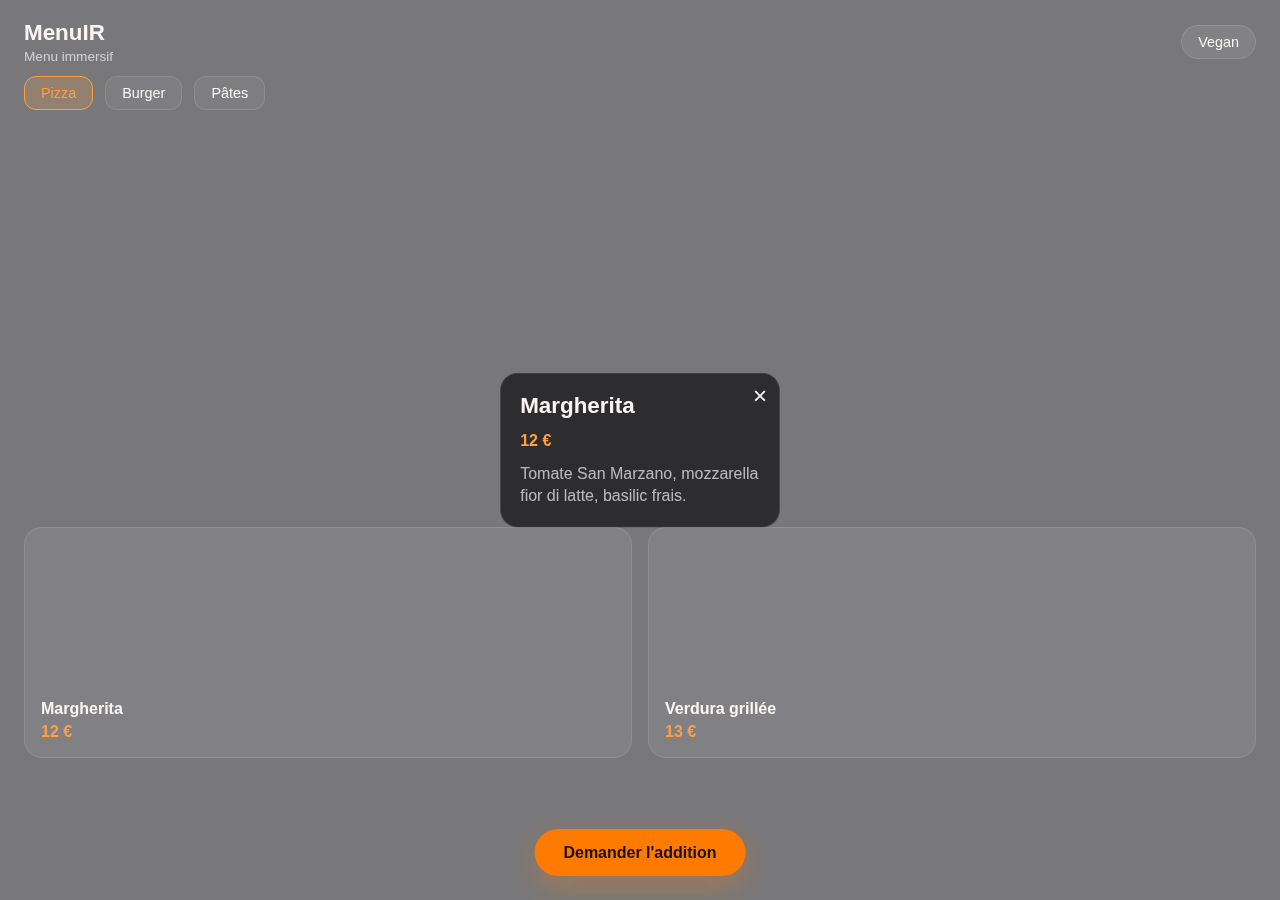
<file: index.html>
<!DOCTYPE html>
<html lang="fr">
  <head>
    <meta charset="UTF-8" />
    <meta name="viewport" content="width=device-width, initial-scale=1" />
    <title>MenuIR - Menu immersif</title>
    <link rel="stylesheet" href="styles.css" />
  </head>
  <body>
    <div class="video-layer" aria-hidden="true">
      <div class="video-embed" id="videoEmbed"></div>
      <div class="video-overlay"></div>
    </div>

    <header class="top-bar">
      <div class="brand">
        <span class="brand-title">MenuIR</span>
        <span class="brand-subtitle">Menu immersif</span>
      </div>
      <button class="vegan-filter" id="veganFilter" aria-pressed="false">Vegan</button>
    </header>

    <nav class="categories" id="categories" aria-label="Catégories"></nav>

    <main class="content">
      <section class="slider" id="dishSlider" aria-label="Plats"></section>
    </main>

    <button class="bill-button" id="billButton">Demander l'addition</button>

    <aside class="dish-card" id="dishCard" aria-live="polite">
      <button class="close-card" id="closeCard" aria-label="Fermer">×</button>
      <div class="dish-card-body" id="dishCardBody"></div>
    </aside>

    <div class="modal" id="billModal" role="dialog" aria-modal="true" aria-hidden="true">
      <div class="modal-content">
        <h2>Demander l'addition</h2>
        <p>Indiquez votre numéro de table pour prévenir le restaurant.</p>
        <label for="tableNumber">Numéro de table</label>
        <input type="text" id="tableNumber" placeholder="Ex: 12" />
        <div class="modal-actions">
          <button class="secondary" id="closeModal">Annuler</button>
          <button class="primary" id="submitBill">Envoyer</button>
        </div>
        <p class="modal-status" id="modalStatus" role="status"></p>
      </div>
    </div>

    <script src="app.js"></script>
  </body>
</html>
</file>
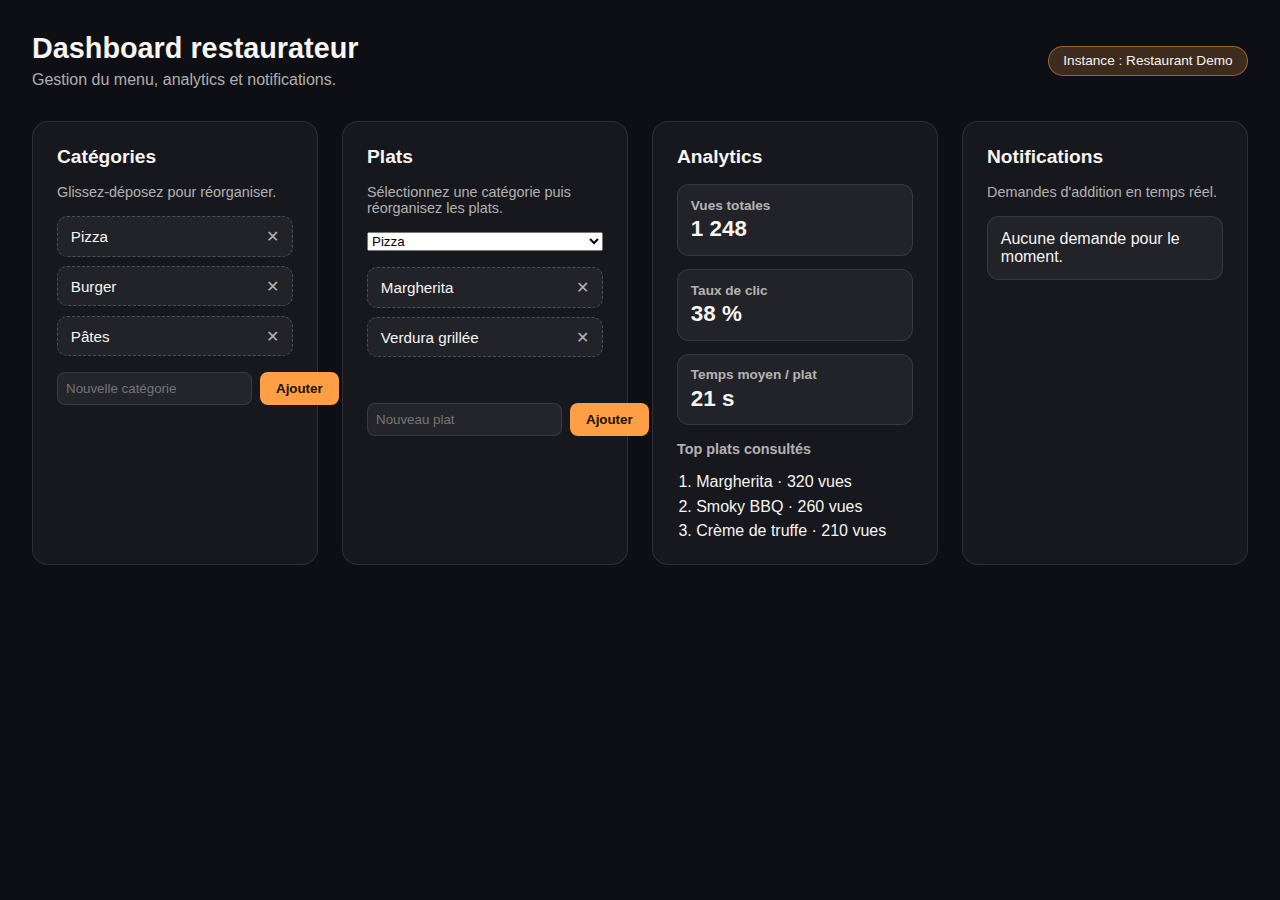
<file: admin.html>
<!DOCTYPE html>
<html lang="fr">
  <head>
    <meta charset="UTF-8" />
    <meta name="viewport" content="width=device-width, initial-scale=1" />
    <title>MenuIR Admin</title>
    <link rel="stylesheet" href="admin.css" />
  </head>
  <body>
    <header class="admin-header">
      <div>
        <h1>Dashboard restaurateur</h1>
        <p>Gestion du menu, analytics et notifications.</p>
      </div>
      <span class="status-pill">Instance : Restaurant Demo</span>
    </header>

    <main class="admin-grid">
      <section class="panel">
        <h2>Catégories</h2>
        <p class="panel-subtitle">Glissez-déposez pour réorganiser.</p>
        <ul class="drag-list" id="categoryList"></ul>
        <div class="panel-actions">
          <input type="text" id="newCategory" placeholder="Nouvelle catégorie" />
          <button id="addCategory">Ajouter</button>
        </div>
      </section>

      <section class="panel">
        <h2>Plats</h2>
        <p class="panel-subtitle">Sélectionnez une catégorie puis réorganisez les plats.</p>
        <select id="categorySelect"></select>
        <ul class="drag-list" id="dishList"></ul>
        <div class="panel-actions">
          <input type="text" id="newDish" placeholder="Nouveau plat" />
          <button id="addDish">Ajouter</button>
        </div>
      </section>

      <section class="panel">
        <h2>Analytics</h2>
        <div class="analytics">
          <div class="metric">
            <h3>Vues totales</h3>
            <p id="totalViews">1 248</p>
          </div>
          <div class="metric">
            <h3>Taux de clic</h3>
            <p id="clickRate">38 %</p>
          </div>
          <div class="metric">
            <h3>Temps moyen / plat</h3>
            <p id="avgTime">21 s</p>
          </div>
        </div>
        <h3 class="panel-subtitle">Top plats consultés</h3>
        <ol id="topDishes" class="top-list"></ol>
      </section>

      <section class="panel">
        <h2>Notifications</h2>
        <p class="panel-subtitle">Demandes d'addition en temps réel.</p>
        <ul id="notifications" class="notification-list"></ul>
      </section>
    </main>

    <script src="admin.js"></script>
  </body>
</html>
</file>
<file: styles.css>
:root {
  color-scheme: dark;
  font-family: "Inter", "Helvetica Neue", sans-serif;
  --accent: #ff9f45;
  --accent-dark: #ff7a00;
  --text: #f8f5f2;
  --muted: rgba(248, 245, 242, 0.7);
  --card-bg: rgba(20, 20, 24, 0.75);
  --overlay: rgba(10, 10, 12, 0.55);
  --border: rgba(255, 255, 255, 0.12);
}

* {
  box-sizing: border-box;
  margin: 0;
  padding: 0;
}

body {
  min-height: 100vh;
  background: #0a0a0d;
  color: var(--text);
  overflow: hidden;
}

.video-layer {
  position: fixed;
  inset: 0;
  z-index: 0;
  overflow: hidden;
}

.video-embed {
  position: absolute;
  inset: -10% -10% 0 -10%;
}

.video-embed iframe {
  width: 120%;
  height: 120%;
  border: 0;
  object-fit: cover;
}

.video-overlay {
  position: absolute;
  inset: 0;
  background: var(--overlay);
}

.top-bar {
  position: relative;
  z-index: 2;
  display: flex;
  justify-content: space-between;
  align-items: center;
  padding: 1.25rem 1.5rem 0.75rem;
}

.brand {
  display: flex;
  flex-direction: column;
  gap: 0.2rem;
}

.brand-title {
  font-size: 1.4rem;
  font-weight: 700;
}

.brand-subtitle {
  font-size: 0.85rem;
  color: var(--muted);
}

.vegan-filter {
  border: 1px solid var(--border);
  background: rgba(255, 255, 255, 0.08);
  color: var(--text);
  padding: 0.5rem 1rem;
  border-radius: 999px;
  font-size: 0.9rem;
  cursor: pointer;
  transition: 0.2s ease;
}

.vegan-filter[aria-pressed="true"] {
  background: var(--accent);
  border-color: transparent;
  color: #1a0f00;
  font-weight: 600;
}

.categories {
  position: relative;
  z-index: 2;
  display: flex;
  gap: 0.75rem;
  padding: 0 1.5rem 1rem;
  overflow: hidden;
}

.category-btn {
  border: 1px solid var(--border);
  background: rgba(255, 255, 255, 0.05);
  color: var(--text);
  padding: 0.5rem 1rem;
  border-radius: 12px;
  font-size: 0.9rem;
  cursor: pointer;
  white-space: nowrap;
}

.category-btn.active {
  background: rgba(255, 159, 69, 0.2);
  border-color: var(--accent);
  color: var(--accent);
}

.content {
  position: relative;
  z-index: 2;
  padding: 0 1.5rem 4.5rem;
  height: calc(100vh - 180px);
  display: flex;
  align-items: flex-end;
}

.slider {
  display: grid;
  grid-auto-flow: column;
  grid-auto-columns: minmax(180px, 70vw);
  gap: 1rem;
  overflow-x: auto;
  padding-bottom: 1rem;
  scroll-snap-type: x mandatory;
}

.slider::-webkit-scrollbar {
  height: 6px;
}

.slider::-webkit-scrollbar-thumb {
  background: rgba(255, 255, 255, 0.2);
  border-radius: 999px;
}

.dish-card-preview {
  background: rgba(255, 255, 255, 0.07);
  border: 1px solid var(--border);
  border-radius: 18px;
  overflow: hidden;
  display: flex;
  flex-direction: column;
  scroll-snap-align: center;
  cursor: pointer;
  transition: transform 0.2s ease, border 0.2s ease;
}

.dish-card-preview:hover {
  transform: translateY(-4px);
  border-color: rgba(255, 159, 69, 0.6);
}

.dish-thumb {
  height: 160px;
  background-size: cover;
  background-position: center;
}

.dish-info {
  padding: 0.75rem 1rem 1rem;
  display: flex;
  flex-direction: column;
  gap: 0.35rem;
}

.dish-info h3 {
  font-size: 1rem;
  font-weight: 600;
}

.price {
  color: var(--accent);
  font-weight: 600;
}

.bill-button {
  position: fixed;
  bottom: 1.5rem;
  left: 50%;
  transform: translateX(-50%);
  z-index: 3;
  border: none;
  background: var(--accent-dark);
  color: #1a0f00;
  padding: 0.9rem 1.8rem;
  border-radius: 999px;
  font-size: 1rem;
  font-weight: 600;
  box-shadow: 0 10px 30px rgba(255, 122, 0, 0.3);
  cursor: pointer;
}

.dish-card {
  position: fixed;
  top: 50%;
  left: 50%;
  transform: translate(-50%, -50%) translateX(120%);
  z-index: 4;
  width: min(280px, 80vw);
  background: var(--card-bg);
  border-radius: 18px;
  padding: 1.2rem;
  border: 1px solid var(--border);
  backdrop-filter: blur(12px);
  transition: transform 0.3s ease;
}

.dish-card.open {
  transform: translate(-50%, -50%) translateX(0);
}

.close-card {
  position: absolute;
  top: 0.5rem;
  right: 0.75rem;
  background: transparent;
  border: none;
  color: var(--text);
  font-size: 1.5rem;
  cursor: pointer;
}

.dish-card-body {
  display: flex;
  flex-direction: column;
  gap: 0.8rem;
}

.dish-card-body h2 {
  font-size: 1.4rem;
}

.badge {
  display: inline-flex;
  align-items: center;
  gap: 0.35rem;
  padding: 0.25rem 0.6rem;
  background: rgba(0, 200, 120, 0.25);
  color: #6dffb8;
  border-radius: 999px;
  font-size: 0.75rem;
  font-weight: 600;
}

.ingredients {
  color: var(--muted);
  line-height: 1.4;
}

.modal {
  position: fixed;
  inset: 0;
  background: rgba(0, 0, 0, 0.6);
  display: flex;
  align-items: center;
  justify-content: center;
  opacity: 0;
  pointer-events: none;
  transition: opacity 0.2s ease;
  z-index: 6;
}

.modal.show {
  opacity: 1;
  pointer-events: auto;
}

.modal-content {
  width: min(360px, 90vw);
  background: #15151b;
  padding: 1.5rem;
  border-radius: 16px;
  border: 1px solid var(--border);
  display: flex;
  flex-direction: column;
  gap: 0.8rem;
}

.modal-content label {
  font-size: 0.85rem;
  color: var(--muted);
}

.modal-content input {
  background: rgba(255, 255, 255, 0.08);
  border: 1px solid var(--border);
  padding: 0.6rem 0.75rem;
  border-radius: 10px;
  color: var(--text);
}

.modal-actions {
  display: flex;
  justify-content: flex-end;
  gap: 0.5rem;
}

.modal-actions button {
  border: none;
  padding: 0.5rem 1rem;
  border-radius: 999px;
  cursor: pointer;
}

.modal-actions .secondary {
  background: rgba(255, 255, 255, 0.08);
  color: var(--text);
}

.modal-actions .primary {
  background: var(--accent);
  color: #1a0f00;
  font-weight: 600;
}

.modal-status {
  font-size: 0.85rem;
  color: var(--accent);
  min-height: 1rem;
}

@media (max-width: 600px) {
  .content {
    height: calc(100vh - 200px);
    padding-bottom: 5rem;
  }
}
</file>
<file: admin.css>
:root {
  font-family: "Inter", "Helvetica Neue", sans-serif;
  background: #0d0f14;
  color: #f8f5f2;
  --accent: #ff9f45;
  --border: rgba(255, 255, 255, 0.1);
}

* {
  box-sizing: border-box;
  margin: 0;
  padding: 0;
}

body {
  padding: 2rem;
  min-height: 100vh;
}

.admin-header {
  display: flex;
  justify-content: space-between;
  align-items: center;
  margin-bottom: 2rem;
}

.admin-header h1 {
  font-size: 1.8rem;
  margin-bottom: 0.4rem;
}

.admin-header p {
  color: rgba(248, 245, 242, 0.7);
}

.status-pill {
  padding: 0.4rem 0.9rem;
  background: rgba(255, 159, 69, 0.2);
  border: 1px solid rgba(255, 159, 69, 0.5);
  border-radius: 999px;
  font-size: 0.85rem;
}

.admin-grid {
  display: grid;
  grid-template-columns: repeat(auto-fit, minmax(260px, 1fr));
  gap: 1.5rem;
}

.panel {
  background: rgba(255, 255, 255, 0.04);
  border: 1px solid var(--border);
  border-radius: 16px;
  padding: 1.5rem;
  display: flex;
  flex-direction: column;
  gap: 1rem;
  min-height: 260px;
}

.panel h2 {
  font-size: 1.2rem;
}

.panel-subtitle {
  color: rgba(248, 245, 242, 0.7);
  font-size: 0.9rem;
}

.drag-list {
  list-style: none;
  display: flex;
  flex-direction: column;
  gap: 0.6rem;
  min-height: 120px;
}

.drag-item {
  padding: 0.6rem 0.8rem;
  background: rgba(255, 255, 255, 0.05);
  border: 1px dashed rgba(255, 255, 255, 0.2);
  border-radius: 10px;
  cursor: grab;
  display: flex;
  justify-content: space-between;
  align-items: center;
}

.drag-item span {
  font-size: 0.95rem;
}

.drag-item button {
  border: none;
  background: transparent;
  color: rgba(248, 245, 242, 0.7);
  cursor: pointer;
  font-size: 1rem;
}

.panel-actions {
  display: flex;
  gap: 0.5rem;
}

.panel-actions input {
  flex: 1;
  background: rgba(255, 255, 255, 0.06);
  border: 1px solid var(--border);
  padding: 0.5rem;
  border-radius: 8px;
  color: #f8f5f2;
}

.panel-actions button {
  border: none;
  background: var(--accent);
  color: #1a0f00;
  font-weight: 600;
  padding: 0.5rem 1rem;
  border-radius: 8px;
  cursor: pointer;
}

.analytics {
  display: grid;
  gap: 0.8rem;
}

.metric {
  background: rgba(255, 255, 255, 0.05);
  border-radius: 12px;
  padding: 0.8rem;
  border: 1px solid var(--border);
}

.metric h3 {
  font-size: 0.85rem;
  color: rgba(248, 245, 242, 0.7);
}

.metric p {
  font-size: 1.4rem;
  font-weight: 700;
  margin-top: 0.2rem;
}

.top-list {
  padding-left: 1.2rem;
  display: flex;
  flex-direction: column;
  gap: 0.4rem;
}

.notification-list {
  list-style: none;
  display: flex;
  flex-direction: column;
  gap: 0.6rem;
}

.notification {
  background: rgba(255, 255, 255, 0.05);
  border-radius: 12px;
  padding: 0.8rem;
  border: 1px solid var(--border);
  display: flex;
  justify-content: space-between;
}

.notification time {
  color: rgba(248, 245, 242, 0.6);
  font-size: 0.8rem;
}

@media (max-width: 700px) {
  body {
    padding: 1.5rem;
  }

  .admin-header {
    flex-direction: column;
    align-items: flex-start;
    gap: 1rem;
  }
}
</file>
